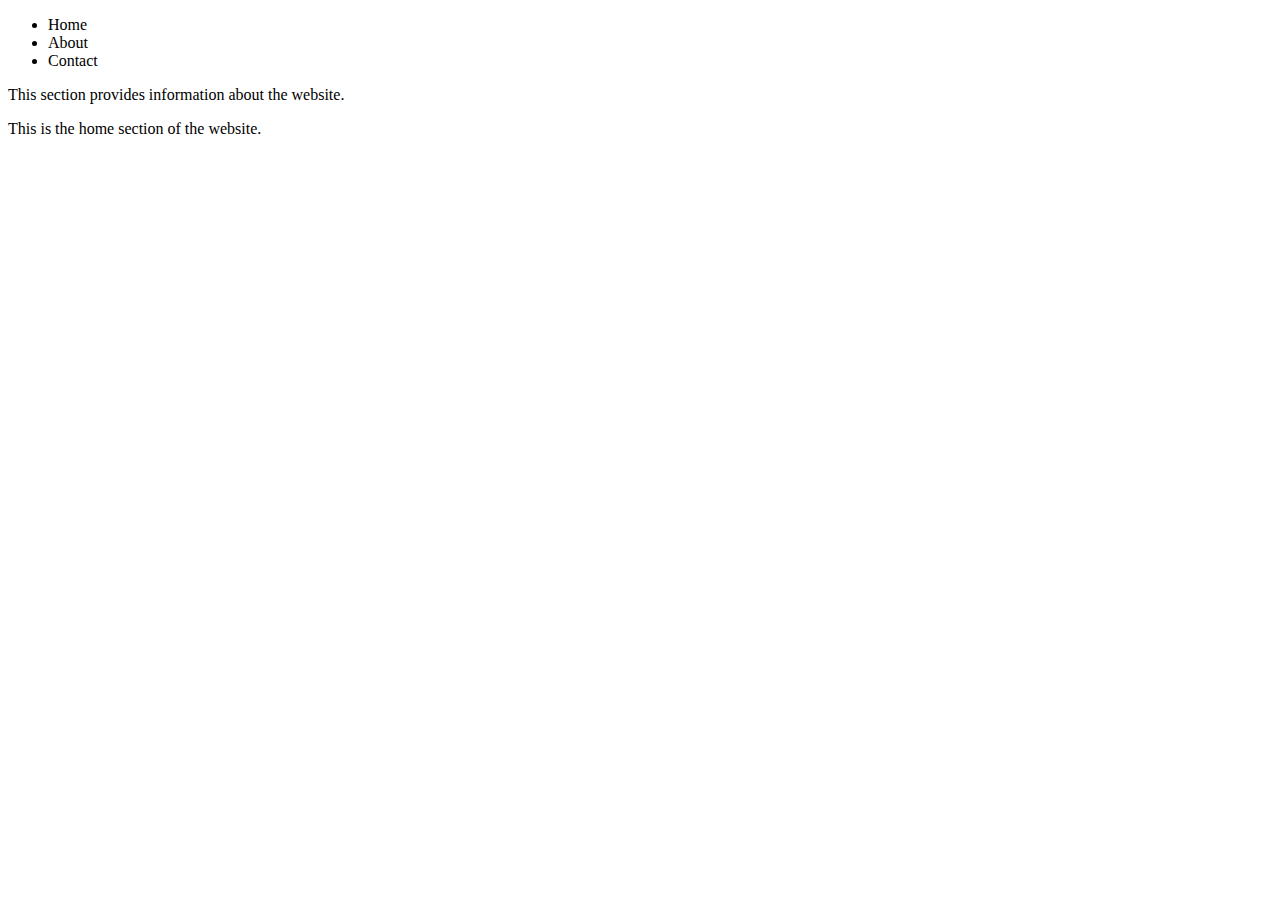
<file: Dot_Net_2026_r2/index.html>
<!DOCTYPE html>
<html lang="en">
<head>
    <meta charset="UTF-8">
    <meta name="viewport" content="width=device-width, initial-scale=1.0">
    <title>Document</title>
</head>
<body>
    <nav>
        <ul>
            <li>Home</li>
            <li>About</li>
            <li>Contact</li>
        </ul>
    </nav>

   <section class="about">
    <p>This section provides information about the website.</p>
   </section>

   <section class="home">
    <p>This is the home section of the website.</p>
   </section>
</body>
</html>
</file>
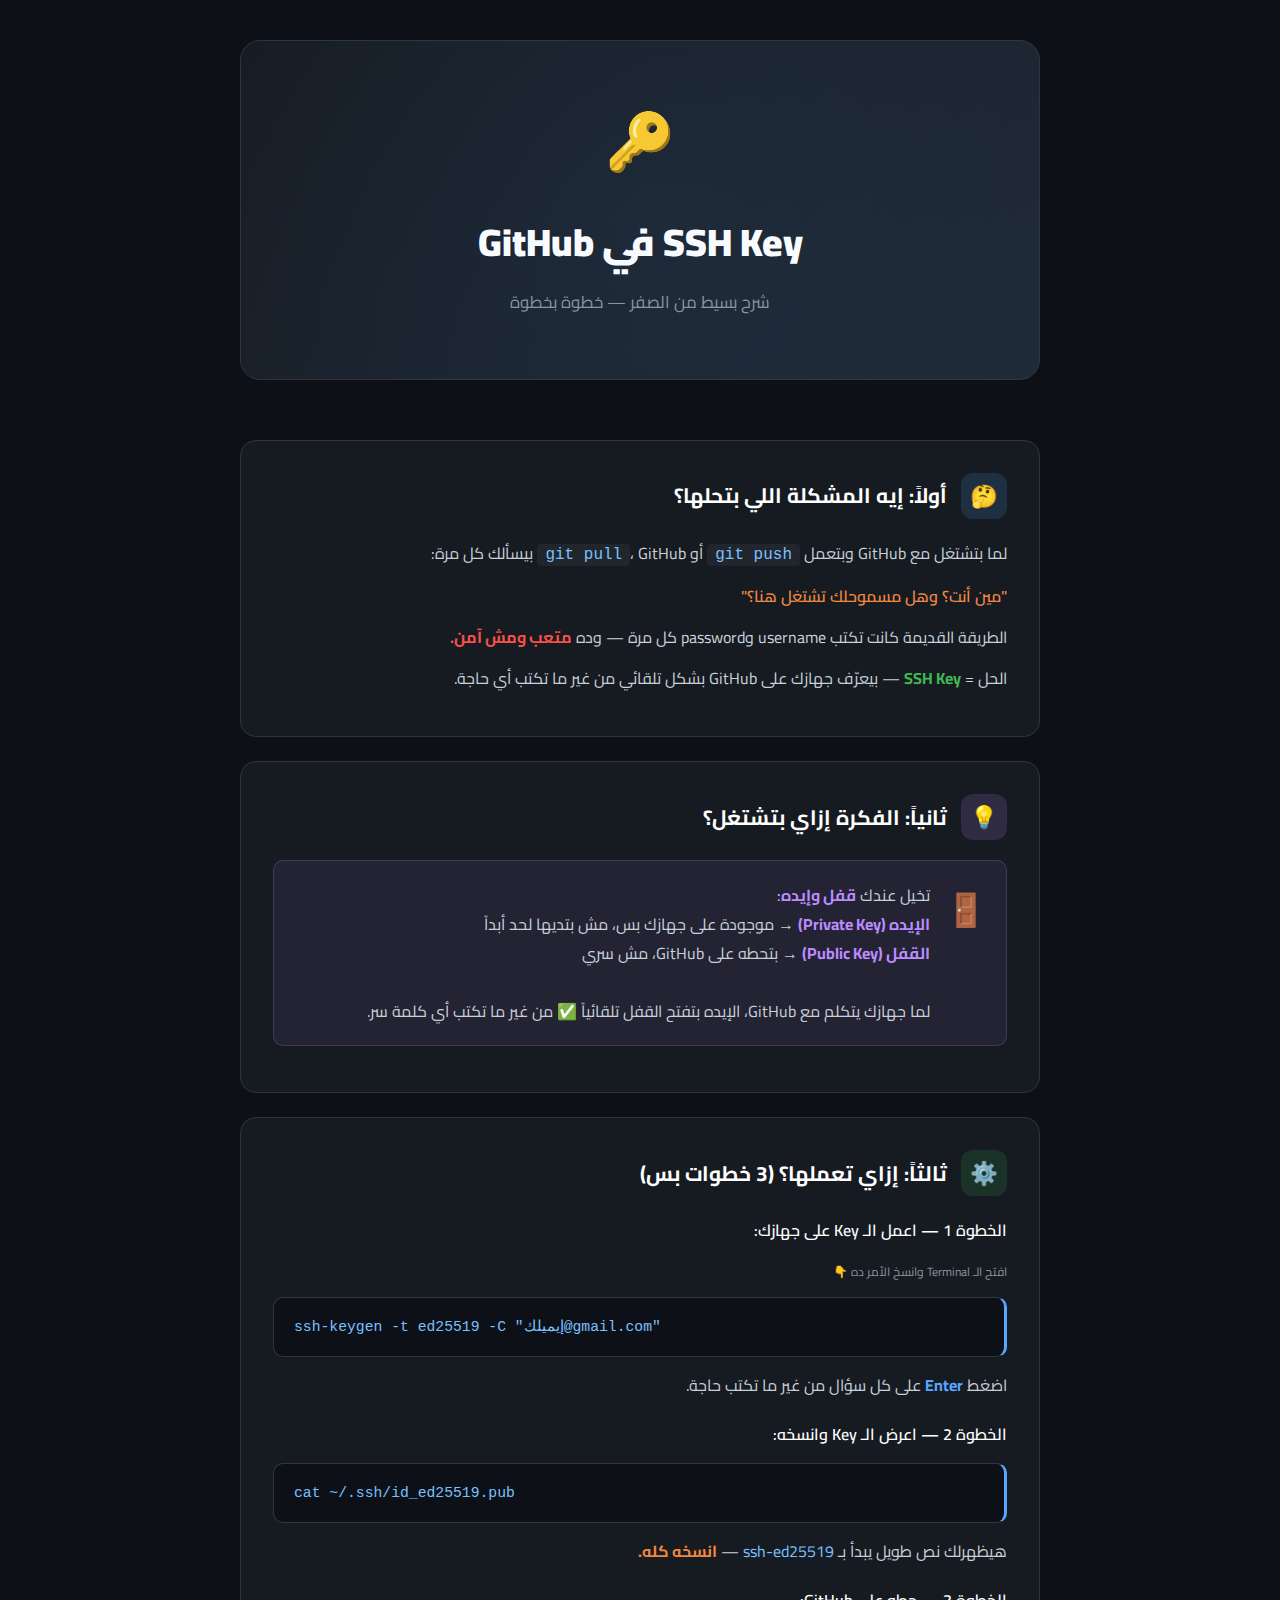
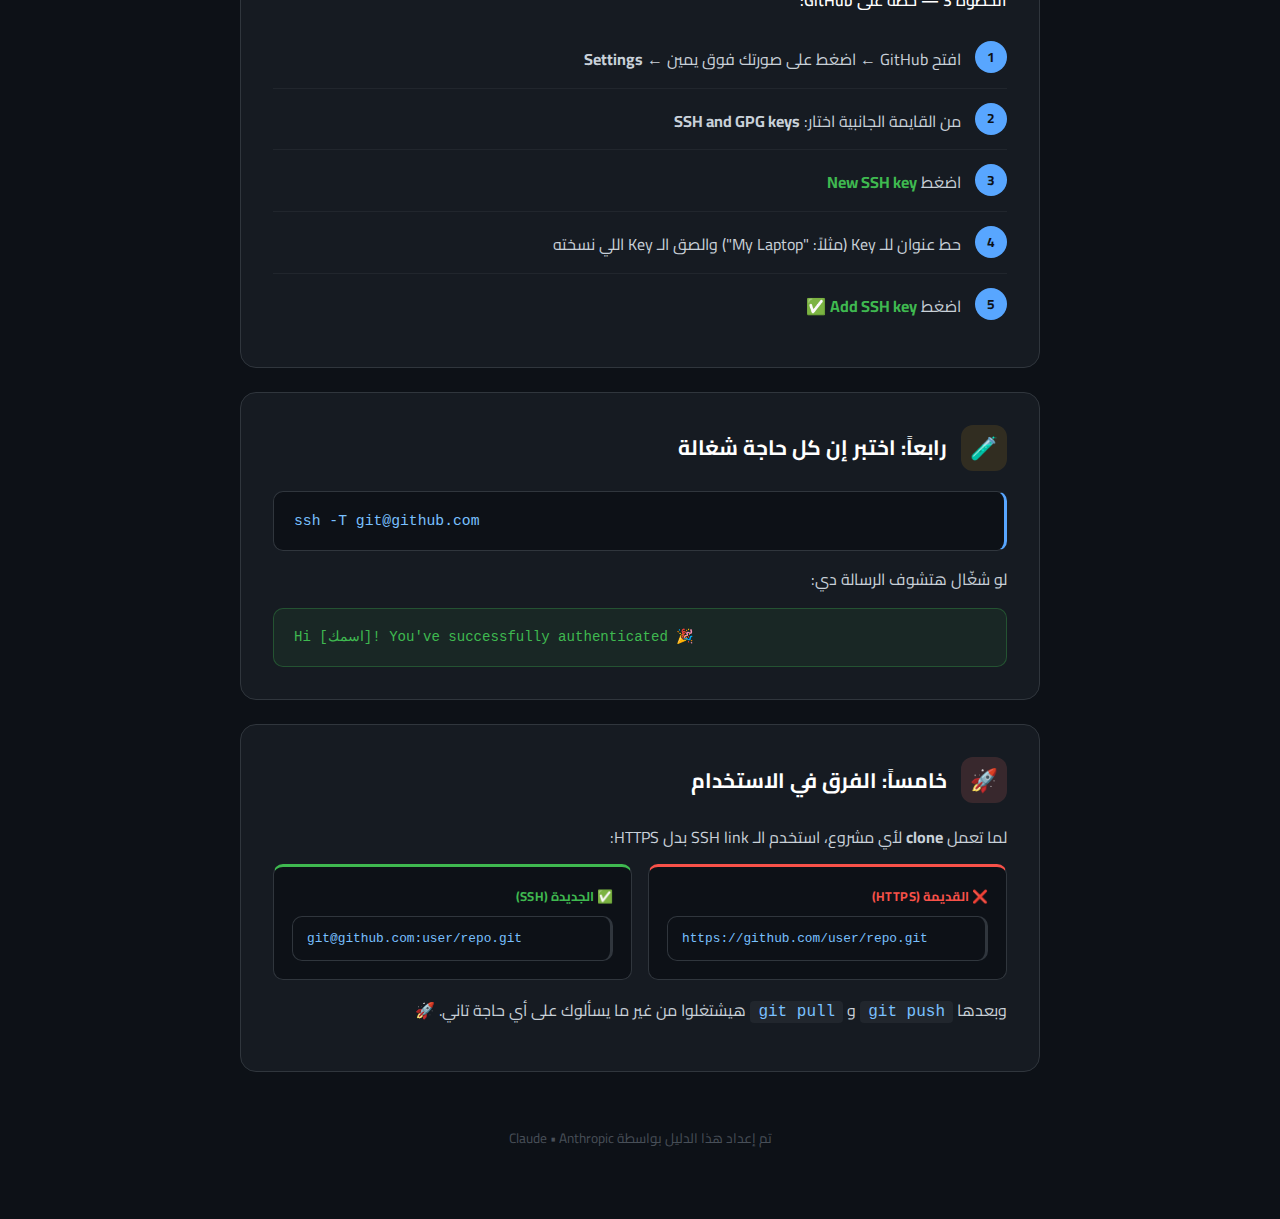
<file: Nour Eddine Maher Mahmoud Kamel/ssh/index.html>
<!DOCTYPE html>
<html lang="ar" dir="rtl">
<head>
<meta charset="UTF-8">
<meta name="viewport" content="width=device-width, initial-scale=1.0">
<title>دليل SSH Key في GitHub</title>
<link href="https://fonts.googleapis.com/css2?family=Cairo:wght@400;600;700;900&display=swap" rel="stylesheet">
<style>
  * { margin: 0; padding: 0; box-sizing: border-box; }

  body {
    font-family: 'Cairo', sans-serif;
    background: #0d1117;
    color: #e6edf3;
    line-height: 1.8;
    padding: 40px 20px;
  }

  .container {
    max-width: 800px;
    margin: 0 auto;
  }

  /* Header */
  .header {
    text-align: center;
    margin-bottom: 60px;
    padding: 50px 30px;
    background: linear-gradient(135deg, #161b22, #1f2937);
    border-radius: 20px;
    border: 1px solid #30363d;
    position: relative;
    overflow: hidden;
  }
  .header::before {
    content: '';
    position: absolute;
    top: -50%;
    left: -50%;
    width: 200%;
    height: 200%;
    background: radial-gradient(circle at center, rgba(88,166,255,0.06) 0%, transparent 60%);
  }
  .header h1 {
    font-size: 2.4rem;
    font-weight: 900;
    color: #fff;
    margin-bottom: 10px;
  }
  .header p {
    color: #8b949e;
    font-size: 1.05rem;
  }
  .key-icon {
    font-size: 3.5rem;
    margin-bottom: 16px;
    display: block;
  }

  /* Section */
  .section {
    background: #161b22;
    border: 1px solid #30363d;
    border-radius: 16px;
    padding: 32px;
    margin-bottom: 24px;
    transition: border-color 0.2s;
  }
  .section:hover { border-color: #58a6ff; }

  .section-header {
    display: flex;
    align-items: center;
    gap: 14px;
    margin-bottom: 20px;
  }
  .section-icon {
    width: 46px;
    height: 46px;
    border-radius: 12px;
    display: flex;
    align-items: center;
    justify-content: center;
    font-size: 1.4rem;
    flex-shrink: 0;
  }
  .blue { background: rgba(88,166,255,0.15); }
  .green { background: rgba(63,185,80,0.15); }
  .yellow { background: rgba(210,153,34,0.15); }
  .purple { background: rgba(188,140,255,0.15); }
  .orange { background: rgba(255,123,114,0.15); }

  .section-title {
    font-size: 1.3rem;
    font-weight: 700;
    color: #fff;
  }

  p { color: #c9d1d9; margin-bottom: 12px; font-size: 1rem; }

  /* Code block */
  .code-block {
    background: #0d1117;
    border: 1px solid #30363d;
    border-right: 3px solid #58a6ff;
    border-radius: 10px;
    padding: 16px 20px;
    margin: 14px 0;
    font-family: 'Courier New', monospace;
    font-size: 0.92rem;
    color: #79c0ff;
    direction: ltr;
    text-align: left;
    overflow-x: auto;
    position: relative;
  }
  .code-label {
    font-family: 'Cairo', sans-serif;
    font-size: 0.75rem;
    color: #8b949e;
    margin-bottom: 6px;
    direction: rtl;
    text-align: right;
  }

  /* Steps */
  .steps { list-style: none; counter-reset: step; }
  .steps li {
    counter-increment: step;
    display: flex;
    align-items: flex-start;
    gap: 14px;
    padding: 14px 0;
    border-bottom: 1px solid #21262d;
  }
  .steps li:last-child { border-bottom: none; }
  .step-num {
    min-width: 32px;
    height: 32px;
    background: #58a6ff;
    color: #0d1117;
    border-radius: 50%;
    display: flex;
    align-items: center;
    justify-content: center;
    font-weight: 700;
    font-size: 0.85rem;
    flex-shrink: 0;
  }
  .step-text { color: #c9d1d9; padding-top: 4px; }

  /* Comparison */
  .compare {
    display: grid;
    grid-template-columns: 1fr 1fr;
    gap: 16px;
    margin-top: 10px;
  }
  .compare-card {
    background: #0d1117;
    border: 1px solid #30363d;
    border-radius: 10px;
    padding: 18px;
  }
  .compare-card.bad { border-top: 3px solid #f85149; }
  .compare-card.good { border-top: 3px solid #3fb950; }
  .compare-label {
    font-size: 0.8rem;
    font-weight: 700;
    margin-bottom: 8px;
    text-transform: uppercase;
    letter-spacing: 0.5px;
  }
  .compare-card.bad .compare-label { color: #f85149; }
  .compare-card.good .compare-label { color: #3fb950; }
  .compare-card .code-block {
    margin: 0;
    font-size: 0.8rem;
    border-right-color: #30363d;
    padding: 10px 14px;
  }

  /* Success box */
  .success-box {
    background: rgba(63,185,80,0.08);
    border: 1px solid rgba(63,185,80,0.3);
    border-radius: 10px;
    padding: 16px 20px;
    margin-top: 14px;
    color: #3fb950;
    font-family: 'Courier New', monospace;
    font-size: 0.88rem;
    direction: ltr;
    text-align: left;
  }

  /* Analogy box */
  .analogy {
    background: rgba(188,140,255,0.08);
    border: 1px solid rgba(188,140,255,0.2);
    border-radius: 10px;
    padding: 20px;
    margin: 14px 0;
    display: flex;
    gap: 16px;
    align-items: flex-start;
  }
  .analogy-icon { font-size: 2rem; flex-shrink: 0; }
  .analogy-text { color: #c9d1d9; }
  .analogy-text strong { color: #bc8cff; }

  /* Footer */
  .footer {
    text-align: center;
    padding: 30px;
    color: #484f58;
    font-size: 0.85rem;
    margin-top: 20px;
  }

  @media (max-width: 600px) {
    .compare { grid-template-columns: 1fr; }
    .header h1 { font-size: 1.8rem; }
  }
</style>
</head>
<body>
<div class="container">

  <!-- Header -->
  <div class="header">
    <span class="key-icon">🔑</span>
    <h1>SSH Key في GitHub</h1>
    <p>شرح بسيط من الصفر — خطوة بخطوة</p>
  </div>

  <!-- Section 1: What is it -->
  <div class="section">
    <div class="section-header">
      <div class="section-icon blue">🤔</div>
      <div class="section-title">أولاً: إيه المشكلة اللي بتحلها؟</div>
    </div>
    <p>لما بتشتغل مع GitHub وبتعمل <code style="background:#21262d;padding:2px 8px;border-radius:4px;color:#79c0ff">git push</code> أو <code style="background:#21262d;padding:2px 8px;border-radius:4px;color:#79c0ff">git pull</code>، GitHub بيسألك كل مرة:</p>
    <p style="color:#f0883e;font-weight:600">"مين أنت؟ وهل مسموحلك تشتغل هنا؟"</p>
    <p>الطريقة القديمة كانت تكتب username وpassword كل مرة — وده <strong style="color:#f85149">متعب ومش آمن.</strong></p>
    <p>الحل = <strong style="color:#3fb950">SSH Key</strong> — بيعرّف جهازك على GitHub بشكل تلقائي من غير ما تكتب أي حاجة.</p>
  </div>

  <!-- Section 2: How it works -->
  <div class="section">
    <div class="section-header">
      <div class="section-icon purple">💡</div>
      <div class="section-title">ثانياً: الفكرة إزاي بتشتغل؟</div>
    </div>
    <div class="analogy">
      <div class="analogy-icon">🚪</div>
      <div class="analogy-text">
        تخيل عندك <strong>قفل وإيده</strong>:<br>
        <strong>الإيده (Private Key)</strong> → موجودة على جهازك بس، مش بتديها لحد أبداً<br>
        <strong>القفل (Public Key)</strong> → بتحطه على GitHub، مش سري
        <br><br>
        لما جهازك يتكلم مع GitHub، الإيده بتفتح القفل تلقائياً ✅ من غير ما تكتب أي كلمة سر.
      </div>
    </div>
  </div>

  <!-- Section 3: Steps -->
  <div class="section">
    <div class="section-header">
      <div class="section-icon green">⚙️</div>
      <div class="section-title">ثالثاً: إزاي تعملها؟ (3 خطوات بس)</div>
    </div>

    <p style="font-weight:600;color:#fff;margin-bottom:16px">الخطوة 1 — اعمل الـ Key على جهازك:</p>
    <div class="code-label">افتح الـ Terminal وانسخ الأمر ده 👇</div>
    <div class="code-block">ssh-keygen -t ed25519 -C "إيميلك@gmail.com"</div>
    <p>اضغط <strong style="color:#58a6ff">Enter</strong> على كل سؤال من غير ما تكتب حاجة.</p>

    <p style="font-weight:600;color:#fff;margin:20px 0 8px">الخطوة 2 — اعرض الـ Key وانسخه:</p>
    <div class="code-block">cat ~/.ssh/id_ed25519.pub</div>
    <p>هيظهرلك نص طويل يبدأ بـ <span style="color:#79c0ff">ssh-ed25519</span> — <strong style="color:#f0883e">انسخه كله.</strong></p>

    <p style="font-weight:600;color:#fff;margin:20px 0 12px">الخطوة 3 — حطه على GitHub:</p>
    <ol class="steps">
      <li><div class="step-num">1</div><div class="step-text">افتح GitHub ← اضغط على صورتك فوق يمين ← <strong>Settings</strong></div></li>
      <li><div class="step-num">2</div><div class="step-text">من القايمة الجانبية اختار: <strong>SSH and GPG keys</strong></div></li>
      <li><div class="step-num">3</div><div class="step-text">اضغط <strong style="color:#3fb950">New SSH key</strong></div></li>
      <li><div class="step-num">4</div><div class="step-text">حط عنوان للـ Key (مثلاً: "My Laptop") والصق الـ Key اللي نسخته</div></li>
      <li><div class="step-num">5</div><div class="step-text">اضغط <strong style="color:#3fb950">Add SSH key</strong> ✅</div></li>
    </ol>
  </div>

  <!-- Section 4: Test -->
  <div class="section">
    <div class="section-header">
      <div class="section-icon yellow">🧪</div>
      <div class="section-title">رابعاً: اختبر إن كل حاجة شغالة</div>
    </div>
    <div class="code-block">ssh -T git@github.com</div>
    <p>لو شغّال هتشوف الرسالة دي:</p>
    <div class="success-box">Hi [اسمك]! You've successfully authenticated 🎉</div>
  </div>

  <!-- Section 5: Usage -->
  <div class="section">
    <div class="section-header">
      <div class="section-icon orange">🚀</div>
      <div class="section-title">خامساً: الفرق في الاستخدام</div>
    </div>
    <p>لما تعمل <strong>clone</strong> لأي مشروع، استخدم الـ SSH link بدل HTTPS:</p>
    <div class="compare">
      <div class="compare-card bad">
        <div class="compare-label">❌ القديمة (HTTPS)</div>
        <div class="code-block">https://github.com/user/repo.git</div>
      </div>
      <div class="compare-card good">
        <div class="compare-label">✅ الجديدة (SSH)</div>
        <div class="code-block">git@github.com:user/repo.git</div>
      </div>
    </div>
    <p style="margin-top:16px">وبعدها <code style="background:#21262d;padding:2px 8px;border-radius:4px;color:#79c0ff">git push</code> و <code style="background:#21262d;padding:2px 8px;border-radius:4px;color:#79c0ff">git pull</code> هيشتغلوا من غير ما يسألوك على أي حاجة تاني. 🚀</p>
  </div>

  <div class="footer">تم إعداد هذا الدليل بواسطة Claude • Anthropic</div>
</div>
</body>
</html>
</file>
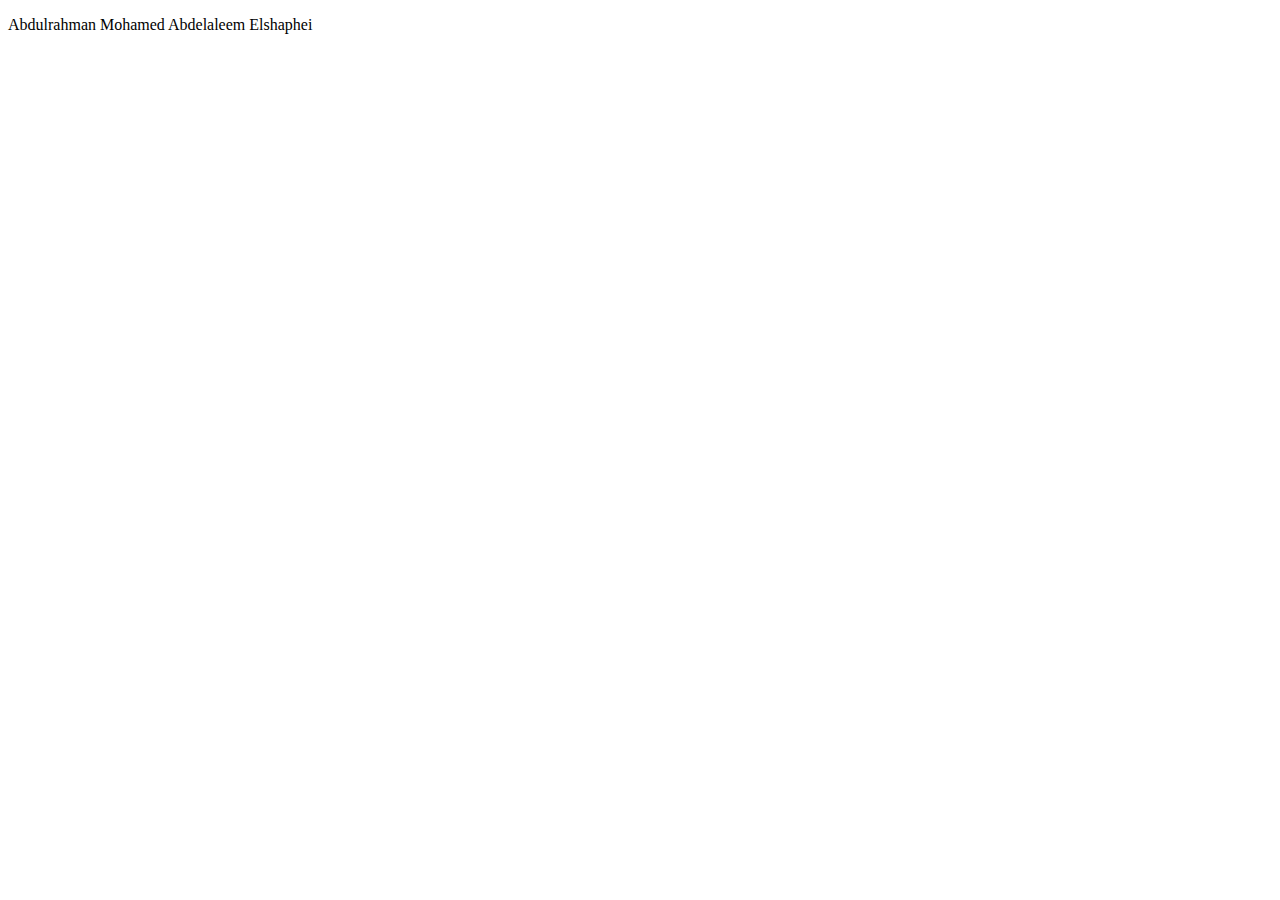
<file: task.html>
<!DOCTYPE html>
<html lang="en">
<head>
    <meta charset="UTF-8">
    <meta name="viewport" content="width=device-width, initial-scale=1.0">
    <title>Document</title>
</head>
<body>
    






    <p>Abdulrahman Mohamed Abdelaleem Elshaphei</p>
</body>
</html>
</file>
